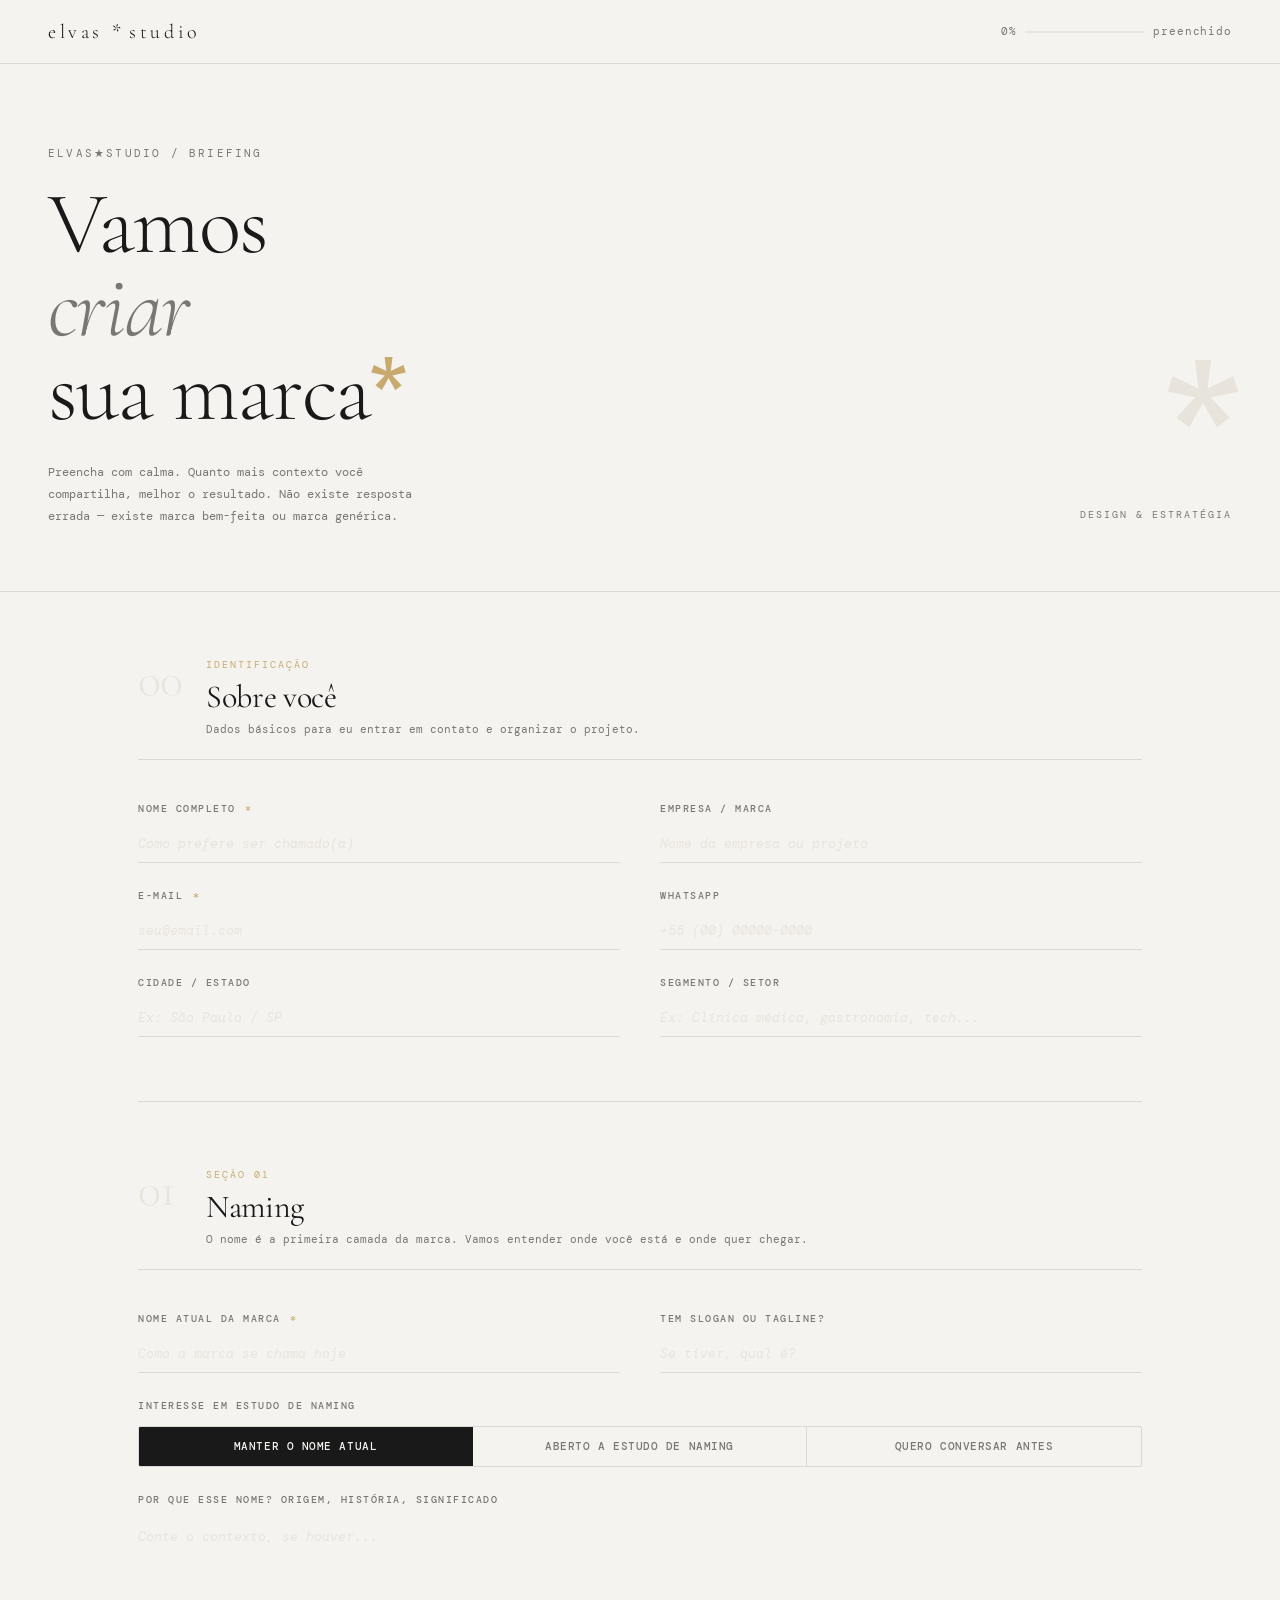
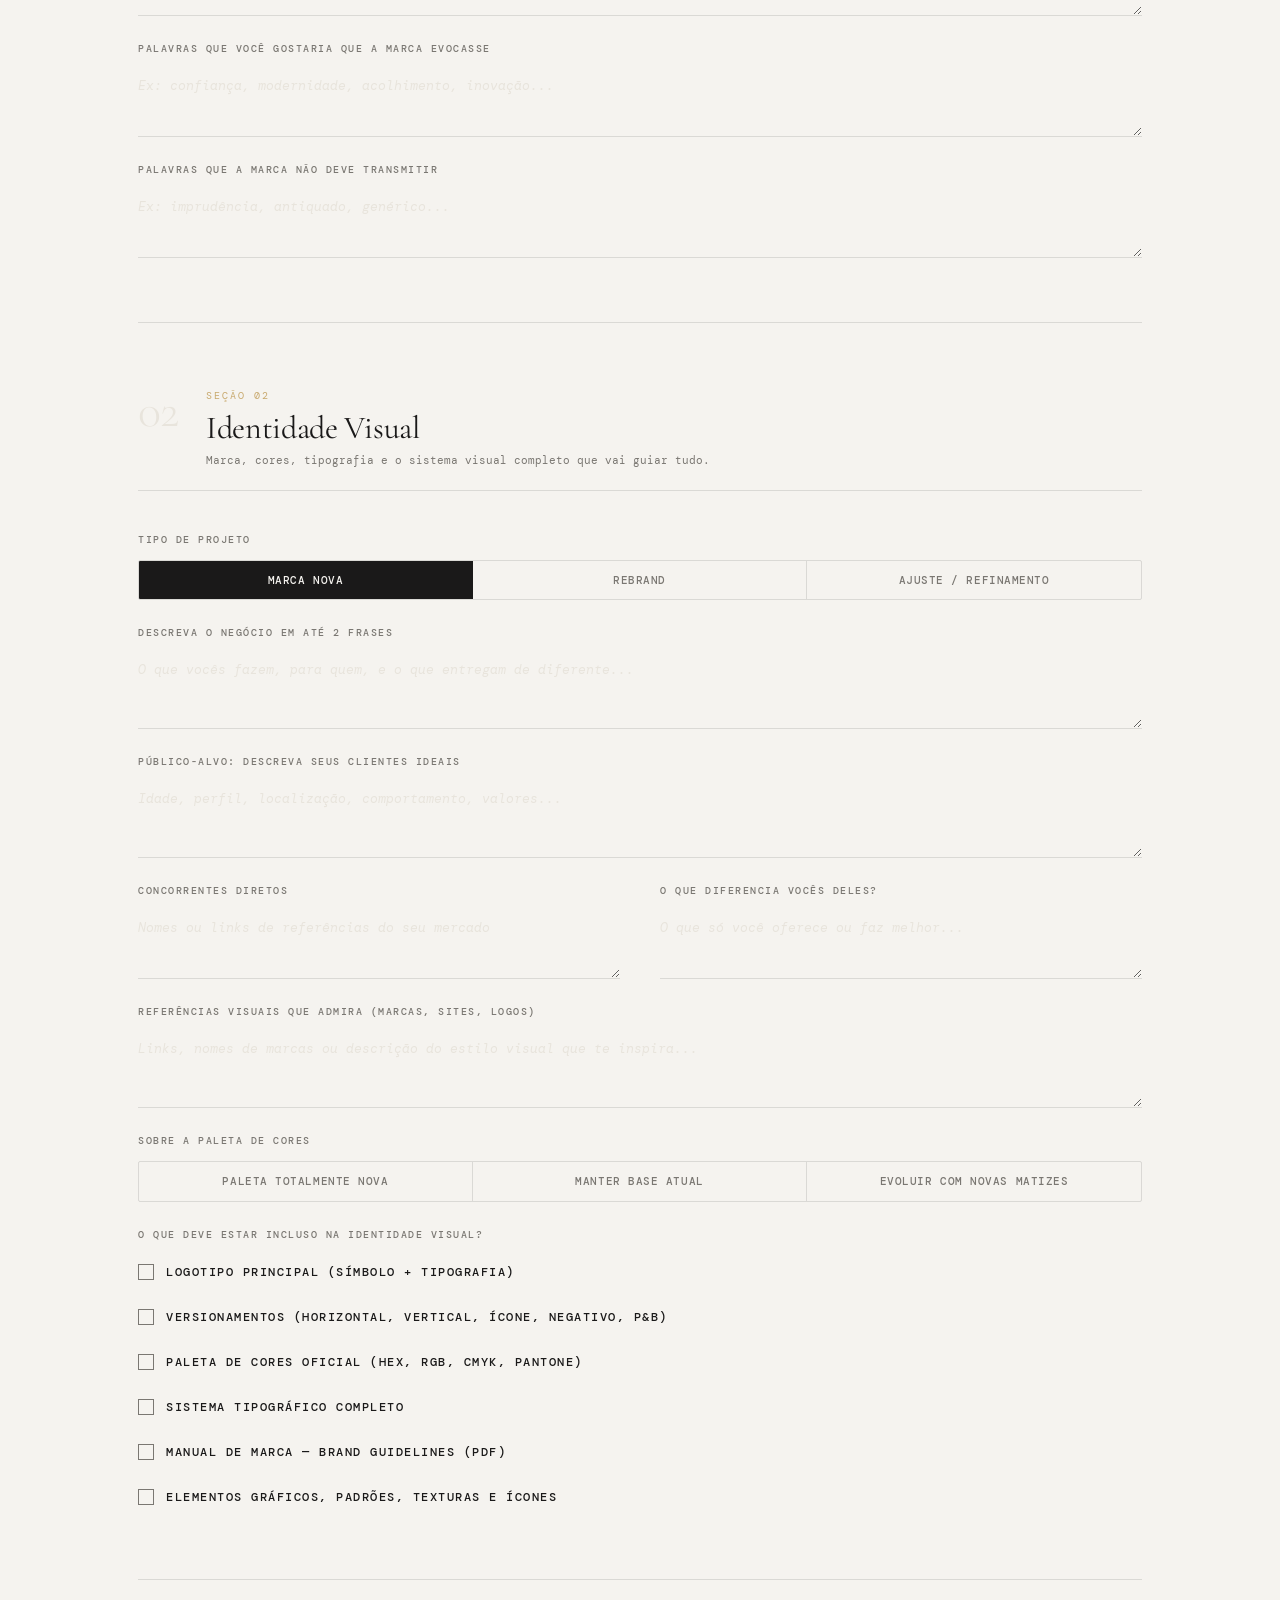
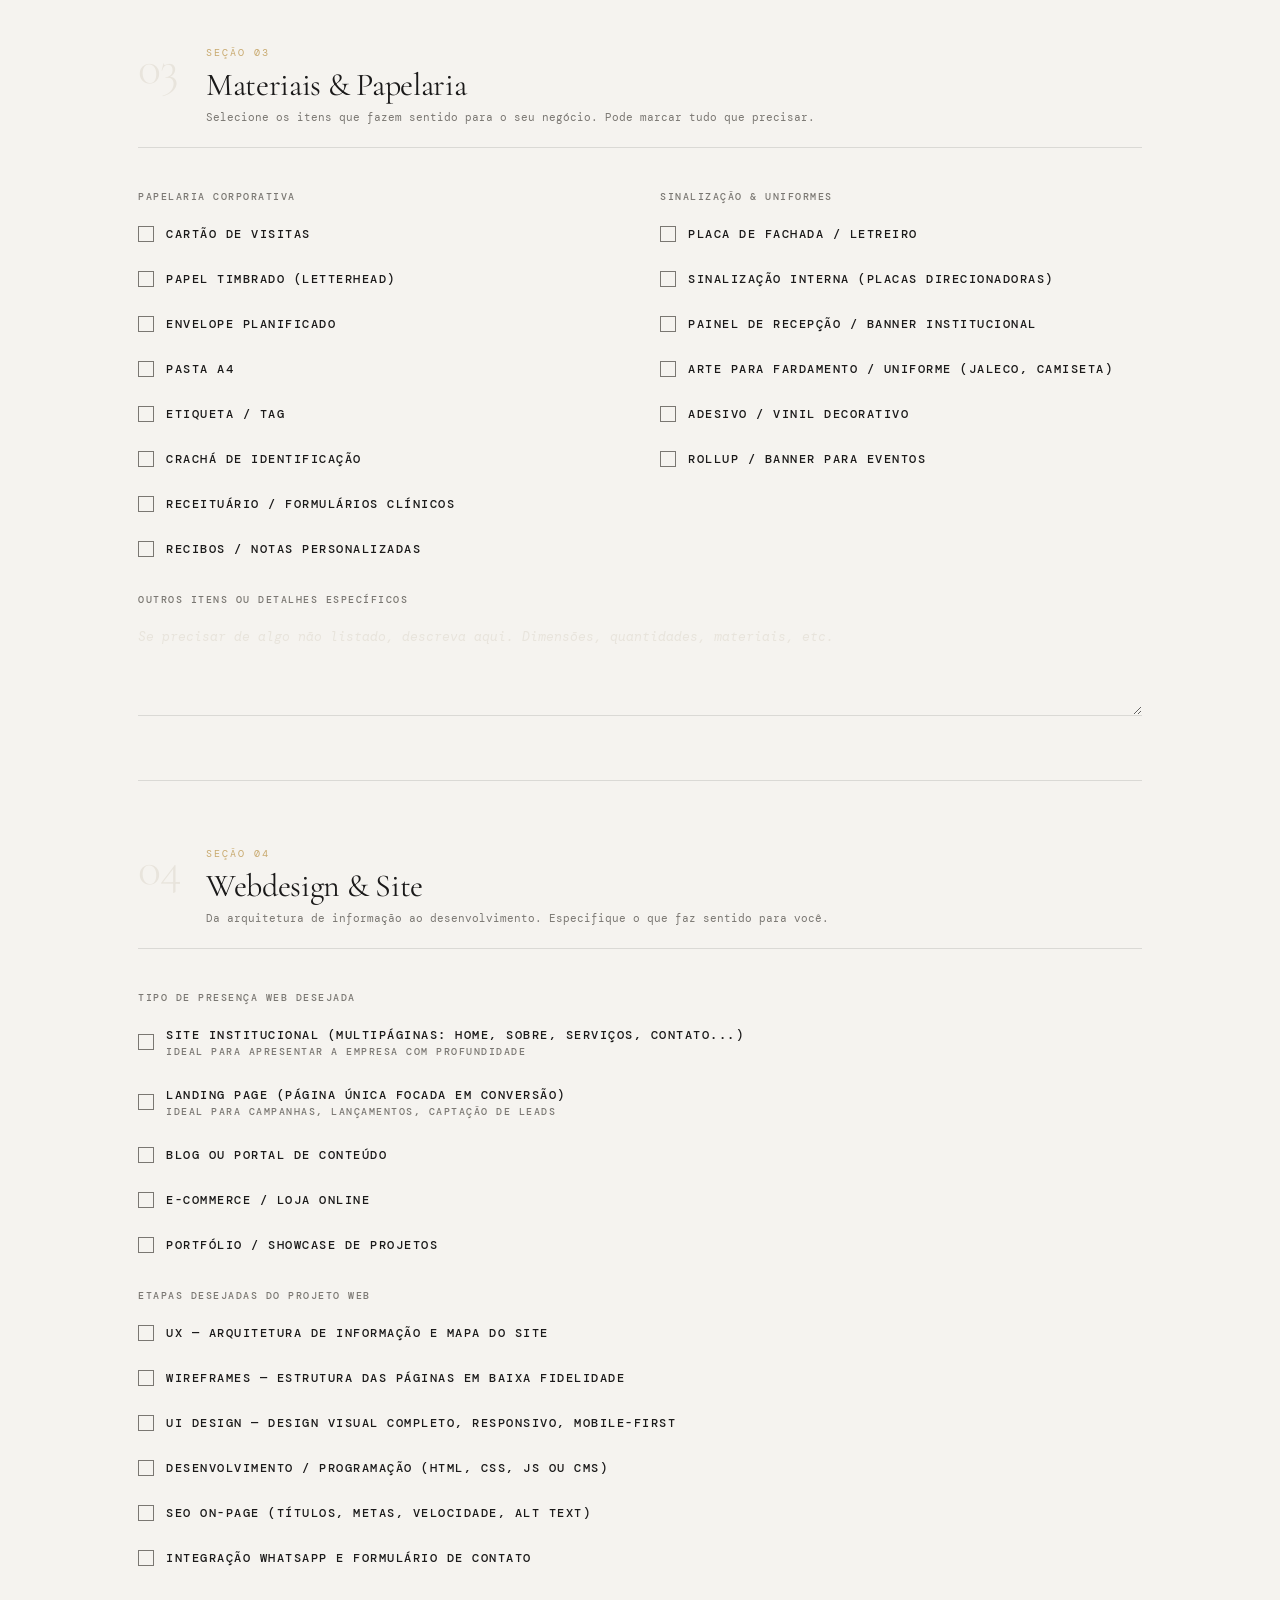
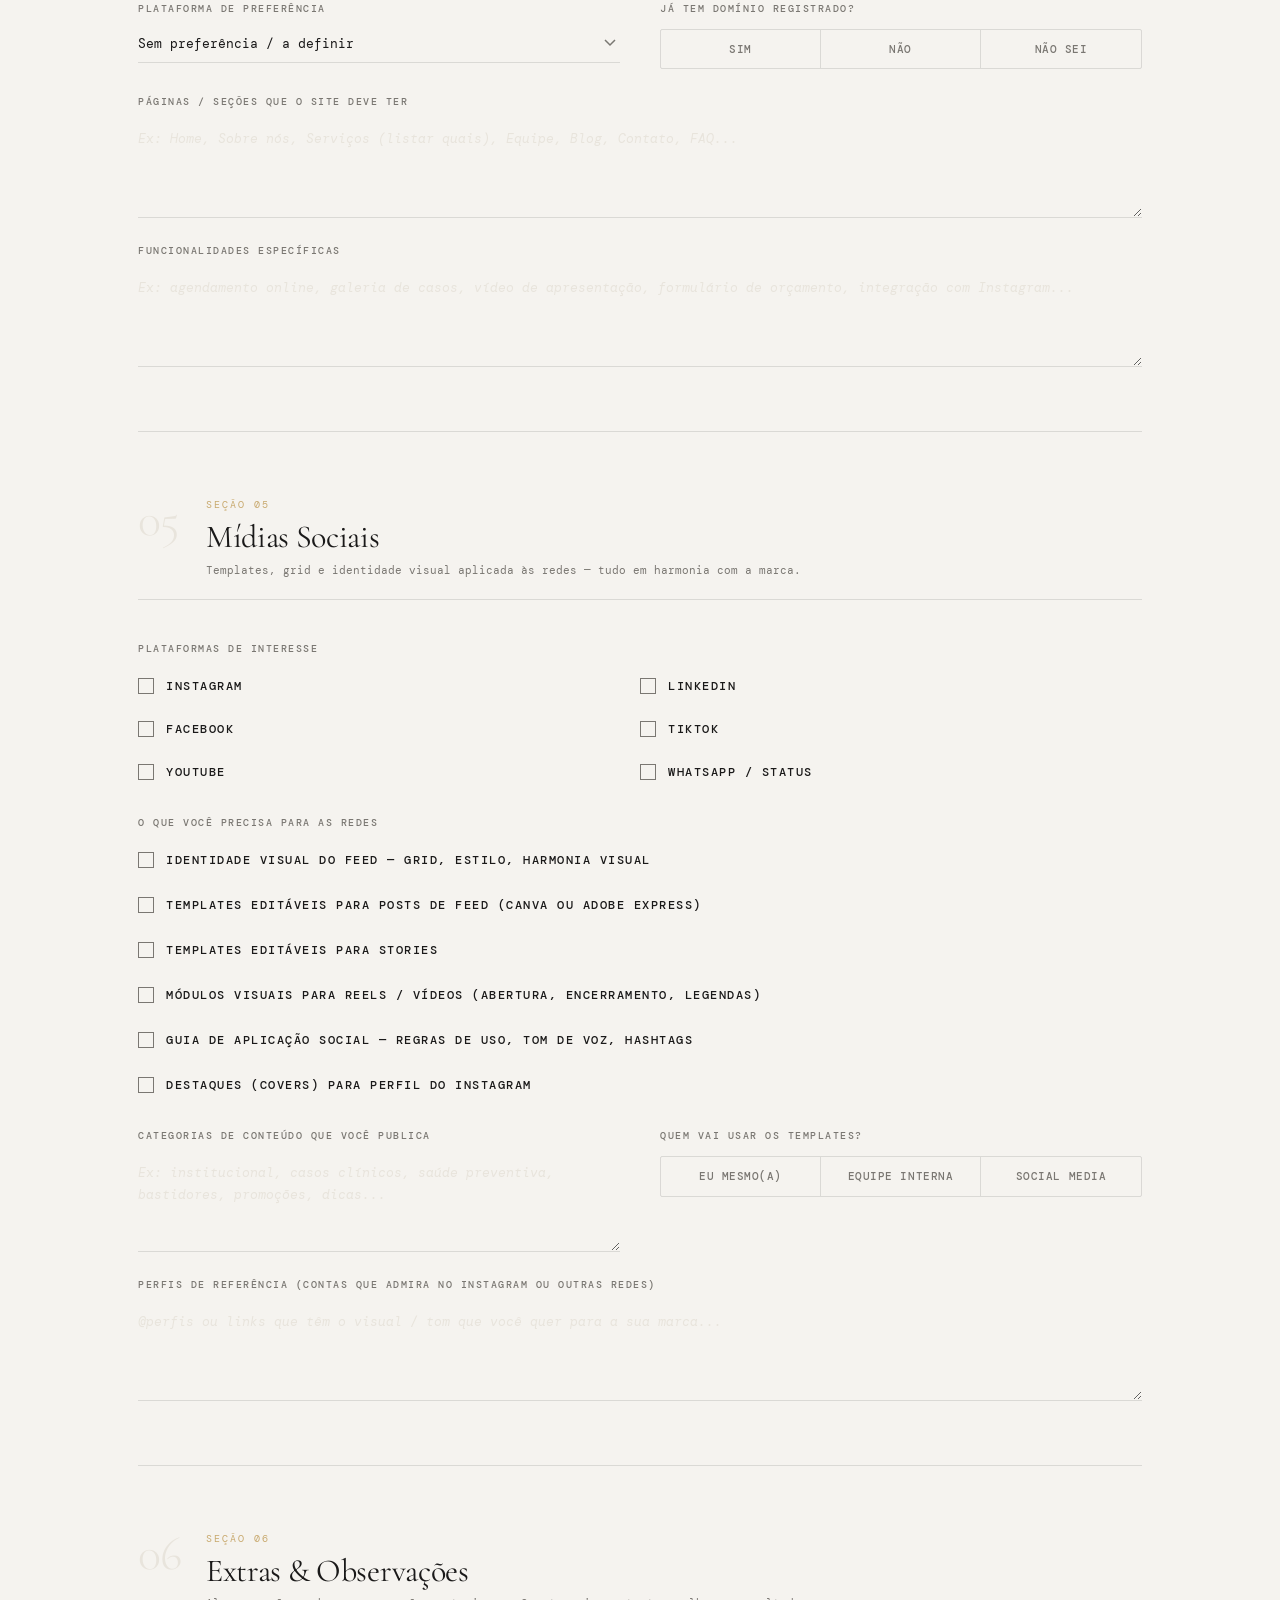
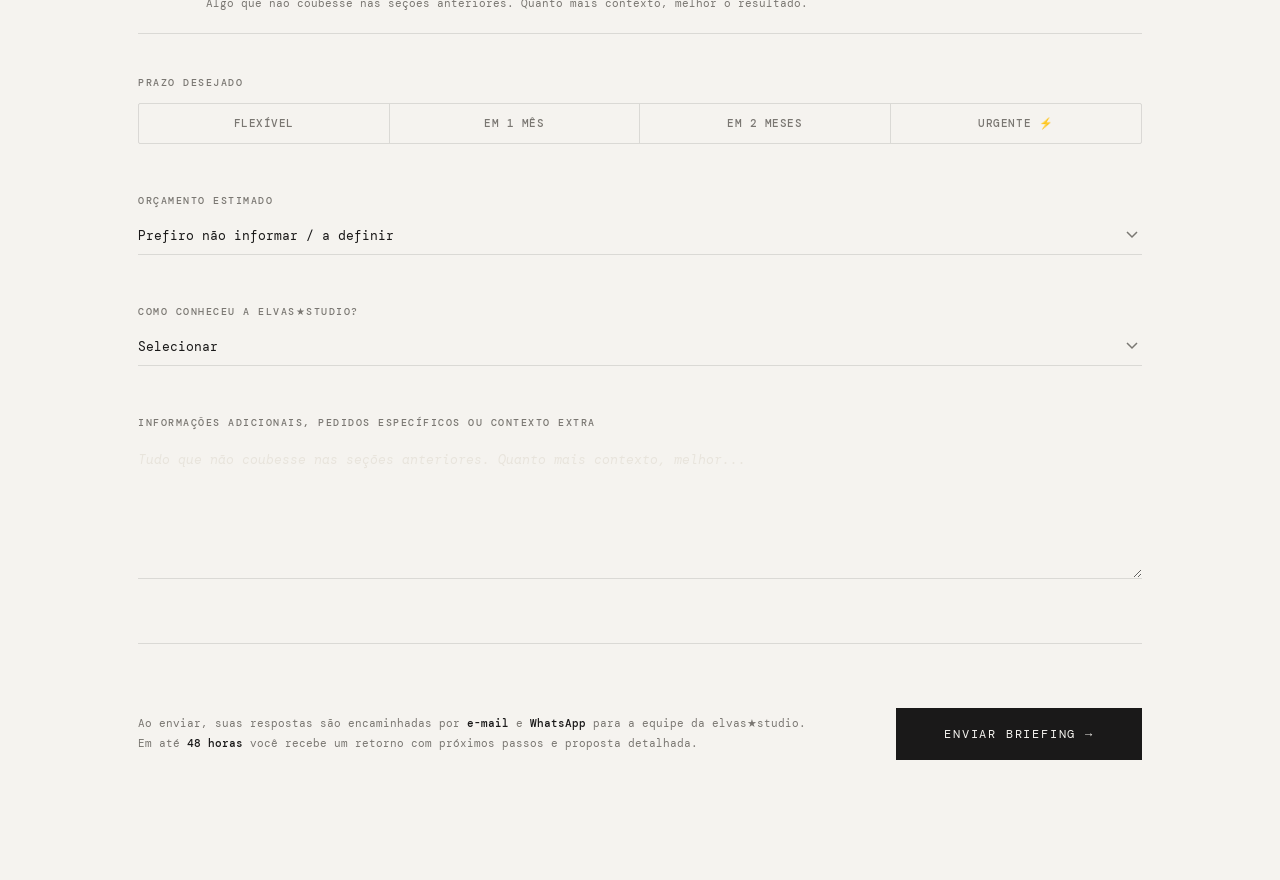
<file: briefing/index.html>
<!DOCTYPE html>
<html lang="pt-BR">
<head>
<meta charset="UTF-8">
<meta name="viewport" content="width=device-width, initial-scale=1.0">
<title>Briefing — elvas★studio</title>
<link rel="preconnect" href="https://fonts.googleapis.com">
<link href="https://fonts.googleapis.com/css2?family=Cormorant+Garamond:ital,wght@0,300;0,400;0,600;1,300;1,400&family=DM+Mono:wght@300;400;500&family=Bebas+Neue&display=swap" rel="stylesheet">

<style>
  :root {
    --black: #111010;
    --white: #F5F3EF;
    --ink: #1a1919;
    --gray: #7a7772;
    --light: #e8e4dc;
    --accent: #c8a96e;
    --line: rgba(26,25,25,0.12);
    --radius: 2px;
  }

  *, *::before, *::after { box-sizing: border-box; margin: 0; padding: 0; }

  html { scroll-behavior: smooth; }

  body {
    background: var(--white);
    color: var(--ink);
    font-family: 'DM Mono', monospace;
    font-size: 13px;
    line-height: 1.7;
    min-height: 100vh;
  }

  /* ── HEADER ────────────────────────────────── */
  .site-header {
    position: sticky;
    top: 0;
    z-index: 100;
    background: var(--white);
    border-bottom: 1px solid var(--line);
    padding: 0 48px;
    display: flex;
    align-items: center;
    justify-content: space-between;
    height: 64px;
  }

  .logo {
    display: flex;
    align-items: center;
    gap: 10px;
    text-decoration: none;
  }

  .logo-mark {
    font-family: 'Cormorant Garamond', serif;
    font-size: 20px;
    font-weight: 300;
    letter-spacing: 0.18em;
    color: var(--ink);
    line-height: 1;
    text-transform: lowercase;
  }

  .logo-mark span {
    color: var(--ink);
    font-size: 20px;
    font-weight: 400;
    letter-spacing: 0;
  }

  .logo-sub {
    font-family: 'DM Mono', monospace;
    font-size: 10px;
    color: var(--gray);
    letter-spacing: 0.15em;
    text-transform: uppercase;
    border-left: 1px solid var(--line);
    padding-left: 10px;
  }

  .header-progress {
    display: flex;
    align-items: center;
    gap: 8px;
    font-size: 11px;
    color: var(--gray);
    letter-spacing: 0.08em;
  }

  .progress-bar {
    width: 120px;
    height: 2px;
    background: var(--light);
    border-radius: 1px;
    overflow: hidden;
  }

  .progress-fill {
    height: 100%;
    background: var(--ink);
    width: 0%;
    transition: width 0.4s ease;
  }

  /* ── HERO ─────────────────────────────────── */
  .hero {
    padding: 80px 48px 64px;
    border-bottom: 1px solid var(--line);
    display: grid;
    grid-template-columns: 1fr 280px;
    gap: 48px;
    align-items: end;
  }

  .hero-eyebrow {
    font-family: 'DM Mono', monospace;
    font-size: 11px;
    letter-spacing: 0.2em;
    text-transform: uppercase;
    color: var(--gray);
    margin-bottom: 20px;
  }

  .hero-title {
    font-family: 'Cormorant Garamond', serif;
    font-size: clamp(48px, 7vw, 88px);
    font-weight: 300;
    line-height: 0.95;
    letter-spacing: -0.02em;
    color: var(--ink);
  }

  .hero-title em {
    font-style: italic;
    color: var(--gray);
  }

  .hero-title .asterisk {
    font-family: 'Bebas Neue', sans-serif;
    color: var(--accent);
    font-style: normal;
  }

  .hero-desc {
    font-size: 12px;
    color: var(--gray);
    line-height: 1.8;
    max-width: 380px;
    margin-top: 28px;
  }

  .hero-aside {
    text-align: right;
    padding-bottom: 4px;
  }

  .hero-aside .asterisk-large {
    font-family: 'Bebas Neue', sans-serif;
    font-size: 180px;
    color: var(--light);
    line-height: 1;
    letter-spacing: -0.05em;
    display: block;
    margin-bottom: -16px;
    user-select: none;
  }

  .hero-tag {
    font-size: 10px;
    letter-spacing: 0.2em;
    color: var(--gray);
    text-transform: uppercase;
  }

  /* ── FORM LAYOUT ──────────────────────────── */
  .form-wrapper {
    max-width: 1100px;
    margin: 0 auto;
    padding: 0 48px 120px;
  }

  /* ── SECTION ──────────────────────────────── */
  .form-section {
    padding: 64px 0 0;
    opacity: 0;
    transform: translateY(20px);
    transition: opacity 0.6s ease, transform 0.6s ease;
  }

  .form-section.visible {
    opacity: 1;
    transform: translateY(0);
  }

  .section-header {
    display: grid;
    grid-template-columns: 48px 1fr;
    gap: 20px;
    align-items: start;
    margin-bottom: 40px;
    padding-bottom: 20px;
    border-bottom: 1px solid var(--line);
  }

  .section-number {
    font-family: 'Cormorant Garamond', serif;
    font-size: 48px;
    font-weight: 300;
    color: var(--light);
    line-height: 1;
    letter-spacing: -0.03em;
  }

  .section-meta {}

  .section-label {
    font-size: 10px;
    letter-spacing: 0.2em;
    text-transform: uppercase;
    color: var(--accent);
    margin-bottom: 6px;
  }

  .section-title {
    font-family: 'Cormorant Garamond', serif;
    font-size: 32px;
    font-weight: 400;
    letter-spacing: -0.01em;
    color: var(--ink);
    line-height: 1.1;
  }

  .section-desc {
    font-size: 11px;
    color: var(--gray);
    margin-top: 6px;
    line-height: 1.7;
  }

  /* ── FIELDS ───────────────────────────────── */
  .fields-grid {
    display: grid;
    grid-template-columns: 1fr 1fr;
    gap: 24px 40px;
  }

  .fields-grid.single { grid-template-columns: 1fr; }
  .fields-grid.triple { grid-template-columns: 1fr 1fr 1fr; }

  .field-group {
    display: flex;
    flex-direction: column;
    gap: 8px;
  }

  .field-group.full { grid-column: 1 / -1; }

  label {
    font-size: 10px;
    letter-spacing: 0.15em;
    text-transform: uppercase;
    color: var(--gray);
    font-weight: 500;
  }

  label .req {
    color: var(--accent);
    margin-left: 2px;
  }

  input[type="text"],
  input[type="email"],
  input[type="tel"],
  select,
  textarea {
    width: 100%;
    background: transparent;
    border: none;
    border-bottom: 1px solid var(--line);
    border-radius: 0;
    padding: 10px 0;
    font-family: 'DM Mono', monospace;
    font-size: 13px;
    color: var(--ink);
    outline: none;
    transition: border-color 0.2s;
    -webkit-appearance: none;
  }

  input:focus, select:focus, textarea:focus {
    border-bottom-color: var(--ink);
  }

  input::placeholder, textarea::placeholder {
    color: var(--light);
    font-style: italic;
  }

  select {
    cursor: pointer;
    background-image: url("data:image/svg+xml,%3Csvg xmlns='http://www.w3.org/2000/svg' width='12' height='8' viewBox='0 0 12 8'%3E%3Cpath d='M1 1l5 5 5-5' stroke='%237a7772' stroke-width='1.5' fill='none'/%3E%3C/svg%3E");
    background-repeat: no-repeat;
    background-position: right 4px center;
    padding-right: 24px;
  }

  select option { background: var(--white); }

  textarea {
    resize: vertical;
    min-height: 100px;
    line-height: 1.7;
  }

  /* ── CHECKBOX GROUP ───────────────────────── */
  .check-group {
    display: flex;
    flex-direction: column;
    gap: 10px;
    margin-top: 4px;
  }

  .check-item {
    display: flex;
    align-items: center;
    gap: 12px;
    cursor: pointer;
    padding: 8px 0;
    border-bottom: 1px solid transparent;
    transition: border-color 0.2s;
  }

  .check-item:hover {
    border-bottom-color: var(--line);
  }

  .check-item input[type="checkbox"] {
    display: none;
  }

  .check-box {
    width: 16px;
    height: 16px;
    border: 1px solid var(--gray);
    flex-shrink: 0;
    position: relative;
    transition: border-color 0.2s, background 0.2s;
  }

  .check-item input:checked + .check-box {
    background: var(--ink);
    border-color: var(--ink);
  }

  .check-item input:checked + .check-box::after {
    content: '';
    position: absolute;
    top: 3px; left: 3px;
    width: 8px; height: 8px;
    background: var(--white);
    clip-path: polygon(14% 44%, 0 65%, 50% 100%, 100% 16%, 80% 0%, 43% 62%);
  }

  .check-label {
    font-size: 12px;
    color: var(--ink);
    line-height: 1.5;
  }

  .check-sub {
    font-size: 10px;
    color: var(--gray);
    display: block;
  }

  /* ── RADIO GROUP ──────────────────────────── */
  .radio-group {
    display: flex;
    gap: 0;
    border: 1px solid var(--line);
    border-radius: var(--radius);
    overflow: hidden;
    margin-top: 4px;
  }

  .radio-item {
    flex: 1;
    position: relative;
  }

  .radio-item input[type="radio"] {
    display: none;
  }

  .radio-label {
    display: block;
    text-align: center;
    padding: 10px 8px;
    font-size: 11px;
    letter-spacing: 0.05em;
    cursor: pointer;
    border-right: 1px solid var(--line);
    transition: background 0.2s, color 0.2s;
    color: var(--gray);
  }

  .radio-item:last-child .radio-label {
    border-right: none;
  }

  .radio-item input:checked + .radio-label {
    background: var(--ink);
    color: var(--white);
  }

  /* ── DIVIDER ──────────────────────────────── */
  .section-divider {
    height: 1px;
    background: var(--line);
    margin: 64px 0 0;
  }

  /* ── SUBMIT AREA ──────────────────────────── */
  .submit-area {
    padding: 64px 0 0;
    display: grid;
    grid-template-columns: 1fr auto;
    gap: 40px;
    align-items: center;
  }

  .submit-note {
    font-size: 11px;
    color: var(--gray);
    line-height: 1.8;
  }

  .submit-note strong {
    color: var(--ink);
    font-weight: 500;
  }

  .btn-submit {
    background: var(--ink);
    color: var(--white);
    border: none;
    font-family: 'DM Mono', monospace;
    font-size: 12px;
    letter-spacing: 0.15em;
    text-transform: uppercase;
    padding: 18px 48px;
    cursor: pointer;
    position: relative;
    overflow: hidden;
    transition: background 0.2s;
    white-space: nowrap;
  }

  .btn-submit:hover {
    background: var(--accent);
    color: var(--ink);
  }

  .btn-submit:disabled {
    opacity: 0.5;
    cursor: not-allowed;
  }

  /* ── SUCCESS ──────────────────────────────── */
  .success-overlay {
    display: none;
    position: fixed;
    inset: 0;
    background: var(--white);
    z-index: 999;
    flex-direction: column;
    align-items: center;
    justify-content: center;
    text-align: center;
    gap: 24px;
  }

  .success-overlay.show {
    display: flex;
    animation: fadeIn 0.4s ease;
  }

  @keyframes fadeIn { from { opacity: 0; } to { opacity: 1; } }

  .success-mark {
    font-family: 'Bebas Neue', sans-serif;
    font-size: 120px;
    color: var(--accent);
    line-height: 1;
  }

  .success-title {
    font-family: 'Cormorant Garamond', serif;
    font-size: 48px;
    font-weight: 300;
    color: var(--ink);
  }

  .success-sub {
    font-size: 12px;
    color: var(--gray);
    max-width: 380px;
    line-height: 1.8;
  }

  /* ── ERROR MSG ────────────────────────────── */
  .form-error {
    display: none;
    background: #fff0f0;
    border: 1px solid #ffcccc;
    color: #c00;
    padding: 12px 16px;
    font-size: 12px;
    margin-top: 16px;
    border-radius: var(--radius);
  }

  /* ── MOBILE ───────────────────────────────── */
  @media (max-width: 768px) {
    .site-header { padding: 0 20px; }
    .hero { padding: 48px 20px 40px; grid-template-columns: 1fr; }
    .hero-aside { display: none; }
    .form-wrapper { padding: 0 20px 80px; }
    .fields-grid, .fields-grid.triple { grid-template-columns: 1fr; }
    .submit-area { grid-template-columns: 1fr; }
    .btn-submit { width: 100%; }
    .radio-group { flex-wrap: wrap; }
  }
</style>
</head>
<body>

<!-- HEADER -->
<header class="site-header">
  <a href="#" class="logo">
    <span class="logo-mark">elvas <span>*</span> studio</span>
  </a>
  <div class="header-progress">
    <span class="progress-pct">0%</span>
    <div class="progress-bar"><div class="progress-fill" id="progressFill"></div></div>
    <span>preenchido</span>
  </div>
</header>

<!-- HERO -->
<section class="hero">
  <div>
    <p class="hero-eyebrow">elvas★studio / briefing</p>
    <h1 class="hero-title">
      Vamos<br>
      <em>criar</em><br>
      sua marca<span class="asterisk">*</span>
    </h1>
    <p class="hero-desc">
      Preencha com calma. Quanto mais contexto você compartilha,
      melhor o resultado. Não existe resposta errada — existe
      marca bem-feita ou marca genérica.
    </p>
  </div>
  <div class="hero-aside">
    <span class="asterisk-large">*</span>
    <p class="hero-tag">Design &amp; Estratégia</p>
  </div>
</section>

<!-- FORM -->
<div class="form-wrapper">
<form id="briefingForm" novalidate>

  <!-- 00. CONTATO -->
  <div class="form-section visible" data-section="0">
    <div class="section-header">
      <div class="section-number">00</div>
      <div class="section-meta">
        <p class="section-label">Identificação</p>
        <h2 class="section-title">Sobre você</h2>
        <p class="section-desc">Dados básicos para eu entrar em contato e organizar o projeto.</p>
      </div>
    </div>
    <div class="fields-grid">
      <div class="field-group">
        <label>Nome completo <span class="req">*</span></label>
        <input type="text" name="nome" placeholder="Como prefere ser chamado(a)" required>
      </div>
      <div class="field-group">
        <label>Empresa / Marca</label>
        <input type="text" name="empresa" placeholder="Nome da empresa ou projeto">
      </div>
      <div class="field-group">
        <label>E-mail <span class="req">*</span></label>
        <input type="email" name="email" placeholder="seu@email.com" required>
      </div>
      <div class="field-group">
        <label>WhatsApp</label>
        <input type="tel" name="whatsapp" placeholder="+55 (00) 00000-0000">
      </div>
      <div class="field-group">
        <label>Cidade / Estado</label>
        <input type="text" name="cidade" placeholder="Ex: São Paulo / SP">
      </div>
      <div class="field-group">
        <label>Segmento / Setor</label>
        <input type="text" name="segmento" placeholder="Ex: Clínica médica, gastronomia, tech...">
      </div>
    </div>
  </div>

  <div class="section-divider"></div>

  <!-- 01. NAMING -->
  <div class="form-section" data-section="1">
    <div class="section-header">
      <div class="section-number">01</div>
      <div class="section-meta">
        <p class="section-label">Seção 01</p>
        <h2 class="section-title">Naming</h2>
        <p class="section-desc">O nome é a primeira camada da marca. Vamos entender onde você está e onde quer chegar.</p>
      </div>
    </div>
    <div class="fields-grid">
      <div class="field-group">
        <label>Nome atual da marca <span class="req">*</span></label>
        <input type="text" name="nome_marca" placeholder="Como a marca se chama hoje" required>
      </div>
      <div class="field-group">
        <label>Tem slogan ou tagline?</label>
        <input type="text" name="slogan" placeholder="Se tiver, qual é?">
      </div>
      <div class="field-group full">
        <label>Interesse em estudo de Naming</label>
        <div class="radio-group">
          <div class="radio-item">
            <input type="radio" name="naming" id="naming_nao" value="Não — manter o nome atual" checked>
            <label class="radio-label" for="naming_nao">Manter o nome atual</label>
          </div>
          <div class="radio-item">
            <input type="radio" name="naming" id="naming_sim" value="Sim — aberto a estudo de naming">
            <label class="radio-label" for="naming_sim">Aberto a estudo de naming</label>
          </div>
          <div class="radio-item">
            <input type="radio" name="naming" id="naming_talvez" value="Talvez — quero conversar antes">
            <label class="radio-label" for="naming_talvez">Quero conversar antes</label>
          </div>
        </div>
      </div>
      <div class="field-group full">
        <label>Por que esse nome? Origem, história, significado</label>
        <textarea name="origem_nome" placeholder="Conte o contexto, se houver..."></textarea>
      </div>
      <div class="field-group full">
        <label>Palavras que você gostaria que a marca evocasse</label>
        <textarea name="palavras_marca" placeholder="Ex: confiança, modernidade, acolhimento, inovação..." style="min-height:72px"></textarea>
      </div>
      <div class="field-group full">
        <label>Palavras que a marca NÃO deve transmitir</label>
        <textarea name="nao_transmitir" placeholder="Ex: imprudência, antiquado, genérico..." style="min-height:72px"></textarea>
      </div>
    </div>
  </div>

  <div class="section-divider"></div>

  <!-- 02. IDENTIDADE VISUAL -->
  <div class="form-section" data-section="2">
    <div class="section-header">
      <div class="section-number">02</div>
      <div class="section-meta">
        <p class="section-label">Seção 02</p>
        <h2 class="section-title">Identidade Visual</h2>
        <p class="section-desc">Marca, cores, tipografia e o sistema visual completo que vai guiar tudo.</p>
      </div>
    </div>
    <div class="fields-grid">
      <div class="field-group full">
        <label>Tipo de projeto</label>
        <div class="radio-group">
          <div class="radio-item">
            <input type="radio" name="tipo_projeto" id="proj_novo" value="Marca nova" checked>
            <label class="radio-label" for="proj_novo">Marca nova</label>
          </div>
          <div class="radio-item">
            <input type="radio" name="tipo_projeto" id="proj_rebrand" value="Rebrand (modernizar a atual)">
            <label class="radio-label" for="proj_rebrand">Rebrand</label>
          </div>
          <div class="radio-item">
            <input type="radio" name="tipo_projeto" id="proj_ajuste" value="Ajuste / refinamento">
            <label class="radio-label" for="proj_ajuste">Ajuste / refinamento</label>
          </div>
        </div>
      </div>
      <div class="field-group full">
        <label>Descreva o negócio em até 2 frases</label>
        <textarea name="descricao_negocio" placeholder="O que vocês fazem, para quem, e o que entregam de diferente..." style="min-height:80px"></textarea>
      </div>
      <div class="field-group full">
        <label>Público-alvo: descreva seus clientes ideais</label>
        <textarea name="publico" placeholder="Idade, perfil, localização, comportamento, valores..." style="min-height:80px"></textarea>
      </div>
      <div class="field-group">
        <label>Concorrentes diretos</label>
        <textarea name="concorrentes" placeholder="Nomes ou links de referências do seu mercado" style="min-height:72px"></textarea>
      </div>
      <div class="field-group">
        <label>O que diferencia vocês deles?</label>
        <textarea name="diferencial" placeholder="O que só você oferece ou faz melhor..." style="min-height:72px"></textarea>
      </div>
      <div class="field-group full">
        <label>Referências visuais que admira (marcas, sites, logos)</label>
        <textarea name="referencias" placeholder="Links, nomes de marcas ou descrição do estilo visual que te inspira..." style="min-height:80px"></textarea>
      </div>
      <div class="field-group full">
        <label>Sobre a paleta de cores</label>
        <div class="radio-group">
          <div class="radio-item">
            <input type="radio" name="paleta" id="pal_nova" value="Paleta totalmente nova">
            <label class="radio-label" for="pal_nova">Paleta totalmente nova</label>
          </div>
          <div class="radio-item">
            <input type="radio" name="paleta" id="pal_manter" value="Manter cores atuais como base">
            <label class="radio-label" for="pal_manter">Manter base atual</label>
          </div>
          <div class="radio-item">
            <input type="radio" name="paleta" id="pal_evoluir" value="Evoluir a paleta atual com novas matizes">
            <label class="radio-label" for="pal_evoluir">Evoluir com novas matizes</label>
          </div>
        </div>
      </div>
      <div class="field-group full">
        <label>O que deve estar incluso na identidade visual?</label>
        <div class="check-group">
          <label class="check-item">
            <input type="checkbox" name="iv[]" value="Logotipo principal">
            <span class="check-box"></span>
            <span class="check-label">Logotipo principal (símbolo + tipografia)</span>
          </label>
          <label class="check-item">
            <input type="checkbox" name="iv[]" value="Versionamentos do logo">
            <span class="check-box"></span>
            <span class="check-label">Versionamentos (horizontal, vertical, ícone, negativo, P&B)</span>
          </label>
          <label class="check-item">
            <input type="checkbox" name="iv[]" value="Paleta de cores oficial">
            <span class="check-box"></span>
            <span class="check-label">Paleta de cores oficial (HEX, RGB, CMYK, Pantone)</span>
          </label>
          <label class="check-item">
            <input type="checkbox" name="iv[]" value="Sistema tipográfico">
            <span class="check-box"></span>
            <span class="check-label">Sistema tipográfico completo</span>
          </label>
          <label class="check-item">
            <input type="checkbox" name="iv[]" value="Manual de marca (Brand Guidelines)">
            <span class="check-box"></span>
            <span class="check-label">Manual de marca — Brand Guidelines (PDF)</span>
          </label>
          <label class="check-item">
            <input type="checkbox" name="iv[]" value="Elementos gráficos / padrões visuais">
            <span class="check-box"></span>
            <span class="check-label">Elementos gráficos, padrões, texturas e ícones</span>
          </label>
        </div>
      </div>
    </div>
  </div>

  <div class="section-divider"></div>

  <!-- 03. PAPELARIA -->
  <div class="form-section" data-section="3">
    <div class="section-header">
      <div class="section-number">03</div>
      <div class="section-meta">
        <p class="section-label">Seção 03</p>
        <h2 class="section-title">Materiais &amp; Papelaria</h2>
        <p class="section-desc">Selecione os itens que fazem sentido para o seu negócio. Pode marcar tudo que precisar.</p>
      </div>
    </div>
    <div class="fields-grid">
      <div class="field-group">
        <label>Papelaria corporativa</label>
        <div class="check-group">
          <label class="check-item">
            <input type="checkbox" name="pap[]" value="Cartão de visitas">
            <span class="check-box"></span>
            <span class="check-label">Cartão de visitas</span>
          </label>
          <label class="check-item">
            <input type="checkbox" name="pap[]" value="Papel timbrado (letterhead)">
            <span class="check-box"></span>
            <span class="check-label">Papel timbrado (letterhead)</span>
          </label>
          <label class="check-item">
            <input type="checkbox" name="pap[]" value="Envelope planificado">
            <span class="check-box"></span>
            <span class="check-label">Envelope planificado</span>
          </label>
          <label class="check-item">
            <input type="checkbox" name="pap[]" value="Pasta A4">
            <span class="check-box"></span>
            <span class="check-label">Pasta A4</span>
          </label>
          <label class="check-item">
            <input type="checkbox" name="pap[]" value="Etiqueta / tag">
            <span class="check-box"></span>
            <span class="check-label">Etiqueta / tag</span>
          </label>
          <label class="check-item">
            <input type="checkbox" name="pap[]" value="Crachá de identificação">
            <span class="check-box"></span>
            <span class="check-label">Crachá de identificação</span>
          </label>
          <label class="check-item">
            <input type="checkbox" name="pap[]" value="Receituário / formulários clínicos">
            <span class="check-box"></span>
            <span class="check-label">Receituário / formulários clínicos</span>
          </label>
          <label class="check-item">
            <input type="checkbox" name="pap[]" value="Recibos / notas personalizadas">
            <span class="check-box"></span>
            <span class="check-label">Recibos / notas personalizadas</span>
          </label>
        </div>
      </div>
      <div class="field-group">
        <label>Sinalização &amp; uniformes</label>
        <div class="check-group">
          <label class="check-item">
            <input type="checkbox" name="pap[]" value="Placa de fachada / letreiro">
            <span class="check-box"></span>
            <span class="check-label">Placa de fachada / letreiro</span>
          </label>
          <label class="check-item">
            <input type="checkbox" name="pap[]" value="Sinalização interna (placas direcionadoras)">
            <span class="check-box"></span>
            <span class="check-label">Sinalização interna (placas direcionadoras)</span>
          </label>
          <label class="check-item">
            <input type="checkbox" name="pap[]" value="Painel de recepção / banner institucional">
            <span class="check-box"></span>
            <span class="check-label">Painel de recepção / banner institucional</span>
          </label>
          <label class="check-item">
            <input type="checkbox" name="pap[]" value="Arte para fardamento / uniforme">
            <span class="check-box"></span>
            <span class="check-label">Arte para fardamento / uniforme (jaleco, camiseta)</span>
          </label>
          <label class="check-item">
            <input type="checkbox" name="pap[]" value="Adesivo / vinil">
            <span class="check-box"></span>
            <span class="check-label">Adesivo / vinil decorativo</span>
          </label>
          <label class="check-item">
            <input type="checkbox" name="pap[]" value="Rollup / banner">
            <span class="check-box"></span>
            <span class="check-label">Rollup / banner para eventos</span>
          </label>
        </div>
      </div>
      <div class="field-group full">
        <label>Outros itens ou detalhes específicos</label>
        <textarea name="papelaria_outros" placeholder="Se precisar de algo não listado, descreva aqui. Dimensões, quantidades, materiais, etc."></textarea>
      </div>
    </div>
  </div>

  <div class="section-divider"></div>

  <!-- 04. WEBDESIGN -->
  <div class="form-section" data-section="4">
    <div class="section-header">
      <div class="section-number">04</div>
      <div class="section-meta">
        <p class="section-label">Seção 04</p>
        <h2 class="section-title">Webdesign &amp; Site</h2>
        <p class="section-desc">Da arquitetura de informação ao desenvolvimento. Especifique o que faz sentido para você.</p>
      </div>
    </div>
    <div class="fields-grid">
      <div class="field-group full">
        <label>Tipo de presença web desejada</label>
        <div class="check-group">
          <label class="check-item">
            <input type="checkbox" name="web[]" value="Site institucional (multipáginas)">
            <span class="check-box"></span>
            <span class="check-label">Site institucional (multipáginas: Home, Sobre, Serviços, Contato...)
              <span class="check-sub">Ideal para apresentar a empresa com profundidade</span>
            </span>
          </label>
          <label class="check-item">
            <input type="checkbox" name="web[]" value="Landing page (página única de conversão)">
            <span class="check-box"></span>
            <span class="check-label">Landing page (página única focada em conversão)
              <span class="check-sub">Ideal para campanhas, lançamentos, captação de leads</span>
            </span>
          </label>
          <label class="check-item">
            <input type="checkbox" name="web[]" value="Blog ou portal de conteúdo">
            <span class="check-box"></span>
            <span class="check-label">Blog ou portal de conteúdo</span>
          </label>
          <label class="check-item">
            <input type="checkbox" name="web[]" value="E-commerce / loja online">
            <span class="check-box"></span>
            <span class="check-label">E-commerce / loja online</span>
          </label>
          <label class="check-item">
            <input type="checkbox" name="web[]" value="Portfólio / showcase">
            <span class="check-box"></span>
            <span class="check-label">Portfólio / showcase de projetos</span>
          </label>
        </div>
      </div>
      <div class="field-group full">
        <label>Etapas desejadas do projeto web</label>
        <div class="check-group">
          <label class="check-item">
            <input type="checkbox" name="web_etapas[]" value="UX e arquitetura de informação">
            <span class="check-box"></span>
            <span class="check-label">UX — arquitetura de informação e mapa do site</span>
          </label>
          <label class="check-item">
            <input type="checkbox" name="web_etapas[]" value="Wireframes (estrutura em baixa fidelidade)">
            <span class="check-box"></span>
            <span class="check-label">Wireframes — estrutura das páginas em baixa fidelidade</span>
          </label>
          <label class="check-item">
            <input type="checkbox" name="web_etapas[]" value="UI Design (design visual completo)">
            <span class="check-box"></span>
            <span class="check-label">UI Design — design visual completo, responsivo, mobile-first</span>
          </label>
          <label class="check-item">
            <input type="checkbox" name="web_etapas[]" value="Desenvolvimento / programação">
            <span class="check-box"></span>
            <span class="check-label">Desenvolvimento / programação (HTML, CSS, JS ou CMS)</span>
          </label>
          <label class="check-item">
            <input type="checkbox" name="web_etapas[]" value="SEO on-page básico">
            <span class="check-box"></span>
            <span class="check-label">SEO on-page (títulos, metas, velocidade, alt text)</span>
          </label>
          <label class="check-item">
            <input type="checkbox" name="web_etapas[]" value="Integração WhatsApp / formulário de contato">
            <span class="check-box"></span>
            <span class="check-label">Integração WhatsApp e formulário de contato</span>
          </label>
        </div>
      </div>
      <div class="field-group">
        <label>Plataforma de preferência</label>
        <select name="plataforma">
          <option value="">Sem preferência / a definir</option>
          <option value="WordPress">WordPress</option>
          <option value="Webflow">Webflow</option>
          <option value="HTML/CSS/JS puro">HTML / CSS / JS puro</option>
          <option value="Shopify">Shopify</option>
          <option value="Wix / Squarespace">Wix / Squarespace</option>
          <option value="Outro">Outro (especificar nos comentários)</option>
        </select>
      </div>
      <div class="field-group">
        <label>Já tem domínio registrado?</label>
        <div class="radio-group" style="margin-top:4px">
          <div class="radio-item">
            <input type="radio" name="dominio" id="dom_sim" value="Sim">
            <label class="radio-label" for="dom_sim">Sim</label>
          </div>
          <div class="radio-item">
            <input type="radio" name="dominio" id="dom_nao" value="Não">
            <label class="radio-label" for="dom_nao">Não</label>
          </div>
          <div class="radio-item">
            <input type="radio" name="dominio" id="dom_nao_sei" value="Não sei">
            <label class="radio-label" for="dom_nao_sei">Não sei</label>
          </div>
        </div>
      </div>
      <div class="field-group full">
        <label>Páginas / seções que o site deve ter</label>
        <textarea name="paginas_site" placeholder="Ex: Home, Sobre nós, Serviços (listar quais), Equipe, Blog, Contato, FAQ..."></textarea>
      </div>
      <div class="field-group full">
        <label>Funcionalidades específicas</label>
        <textarea name="funcionalidades" placeholder="Ex: agendamento online, galeria de casos, vídeo de apresentação, formulário de orçamento, integração com Instagram..."></textarea>
      </div>
    </div>
  </div>

  <div class="section-divider"></div>

  <!-- 05. MÍDIAS SOCIAIS -->
  <div class="form-section" data-section="5">
    <div class="section-header">
      <div class="section-number">05</div>
      <div class="section-meta">
        <p class="section-label">Seção 05</p>
        <h2 class="section-title">Mídias Sociais</h2>
        <p class="section-desc">Templates, grid e identidade visual aplicada às redes — tudo em harmonia com a marca.</p>
      </div>
    </div>
    <div class="fields-grid">
      <div class="field-group full">
        <label>Plataformas de interesse</label>
        <div class="check-group" style="flex-direction: row; flex-wrap: wrap; gap: 8px 0;">
          <label class="check-item" style="flex: 0 0 50%">
            <input type="checkbox" name="redes[]" value="Instagram">
            <span class="check-box"></span>
            <span class="check-label">Instagram</span>
          </label>
          <label class="check-item" style="flex: 0 0 50%">
            <input type="checkbox" name="redes[]" value="LinkedIn">
            <span class="check-box"></span>
            <span class="check-label">LinkedIn</span>
          </label>
          <label class="check-item" style="flex: 0 0 50%">
            <input type="checkbox" name="redes[]" value="Facebook">
            <span class="check-box"></span>
            <span class="check-label">Facebook</span>
          </label>
          <label class="check-item" style="flex: 0 0 50%">
            <input type="checkbox" name="redes[]" value="TikTok">
            <span class="check-box"></span>
            <span class="check-label">TikTok</span>
          </label>
          <label class="check-item" style="flex: 0 0 50%">
            <input type="checkbox" name="redes[]" value="YouTube">
            <span class="check-box"></span>
            <span class="check-label">YouTube</span>
          </label>
          <label class="check-item" style="flex: 0 0 50%">
            <input type="checkbox" name="redes[]" value="WhatsApp / Status">
            <span class="check-box"></span>
            <span class="check-label">WhatsApp / Status</span>
          </label>
        </div>
      </div>
      <div class="field-group full">
        <label>O que você precisa para as redes</label>
        <div class="check-group">
          <label class="check-item">
            <input type="checkbox" name="social[]" value="Identidade visual do feed (grid / harmonia visual)">
            <span class="check-box"></span>
            <span class="check-label">Identidade visual do feed — grid, estilo, harmonia visual</span>
          </label>
          <label class="check-item">
            <input type="checkbox" name="social[]" value="Templates editáveis para posts (feed)">
            <span class="check-box"></span>
            <span class="check-label">Templates editáveis para posts de feed (Canva ou Adobe Express)</span>
          </label>
          <label class="check-item">
            <input type="checkbox" name="social[]" value="Templates editáveis para stories">
            <span class="check-box"></span>
            <span class="check-label">Templates editáveis para stories</span>
          </label>
          <label class="check-item">
            <input type="checkbox" name="social[]" value="Módulos visuais para reels / vídeos">
            <span class="check-box"></span>
            <span class="check-label">Módulos visuais para reels / vídeos (abertura, encerramento, legendas)</span>
          </label>
          <label class="check-item">
            <input type="checkbox" name="social[]" value="Guia de aplicação social (mini-manual)">
            <span class="check-box"></span>
            <span class="check-label">Guia de aplicação social — regras de uso, tom de voz, hashtags</span>
          </label>
          <label class="check-item">
            <input type="checkbox" name="social[]" value="Capa e destaques para perfil do Instagram">
            <span class="check-box"></span>
            <span class="check-label">Destaques (covers) para perfil do Instagram</span>
          </label>
        </div>
      </div>
      <div class="field-group">
        <label>Categorias de conteúdo que você publica</label>
        <textarea name="categorias_conteudo" placeholder="Ex: institucional, casos clínicos, saúde preventiva, bastidores, promoções, dicas..."></textarea>
      </div>
      <div class="field-group">
        <label>Quem vai usar os templates?</label>
        <div class="radio-group" style="margin-top:4px">
          <div class="radio-item">
            <input type="radio" name="quem_usa" id="uso_eu" value="Eu mesmo(a)">
            <label class="radio-label" for="uso_eu">Eu mesmo(a)</label>
          </div>
          <div class="radio-item">
            <input type="radio" name="quem_usa" id="uso_equipe" value="Equipe interna">
            <label class="radio-label" for="uso_equipe">Equipe interna</label>
          </div>
          <div class="radio-item">
            <input type="radio" name="quem_usa" id="uso_social" value="Social media contratado">
            <label class="radio-label" for="uso_social">Social media</label>
          </div>
        </div>
      </div>
      <div class="field-group full">
        <label>Perfis de referência (contas que admira no Instagram ou outras redes)</label>
        <textarea name="refs_social" placeholder="@perfis ou links que têm o visual / tom que você quer para a sua marca..."></textarea>
      </div>
    </div>
  </div>

  <div class="section-divider"></div>

  <!-- 06. EXTRAS -->
  <div class="form-section" data-section="6">
    <div class="section-header">
      <div class="section-number">06</div>
      <div class="section-meta">
        <p class="section-label">Seção 06</p>
        <h2 class="section-title">Extras &amp; Observações</h2>
        <p class="section-desc">Algo que não coubesse nas seções anteriores. Quanto mais contexto, melhor o resultado.</p>
      </div>
    </div>
    <div class="fields-grid single">
      <div class="field-group">
        <label>Prazo desejado</label>
        <div class="radio-group">
          <div class="radio-item">
            <input type="radio" name="prazo" id="prazo_flex" value="Flexível">
            <label class="radio-label" for="prazo_flex">Flexível</label>
          </div>
          <div class="radio-item">
            <input type="radio" name="prazo" id="prazo_1m" value="Em 1 mês">
            <label class="radio-label" for="prazo_1m">Em 1 mês</label>
          </div>
          <div class="radio-item">
            <input type="radio" name="prazo" id="prazo_2m" value="Em 2 meses">
            <label class="radio-label" for="prazo_2m">Em 2 meses</label>
          </div>
          <div class="radio-item">
            <input type="radio" name="prazo" id="prazo_urgente" value="Urgente ⚡">
            <label class="radio-label" for="prazo_urgente">Urgente ⚡</label>
          </div>
        </div>
      </div>
      <div class="field-group" style="margin-top:24px">
        <label>Orçamento estimado</label>
        <select name="orcamento">
          <option value="">Prefiro não informar / a definir</option>
          <option value="Até R$ 3.000">Até R$ 3.000</option>
          <option value="R$ 3.000 – R$ 6.000">R$ 3.000 – R$ 6.000</option>
          <option value="R$ 6.000 – R$ 12.000">R$ 6.000 – R$ 12.000</option>
          <option value="R$ 12.000 – R$ 20.000">R$ 12.000 – R$ 20.000</option>
          <option value="Acima de R$ 20.000">Acima de R$ 20.000</option>
        </select>
      </div>
      <div class="field-group" style="margin-top:24px">
        <label>Como conheceu a elvas★studio?</label>
        <select name="origem">
          <option value="">Selecionar</option>
          <option value="Indicação de amigo / familiar">Indicação de amigo / familiar</option>
          <option value="LinkedIn">LinkedIn</option>
          <option value="Instagram">Instagram</option>
          <option value="Portfólio online">Portfólio online</option>
          <option value="Google">Google</option>
          <option value="Outro">Outro</option>
        </select>
      </div>
      <div class="field-group" style="margin-top:24px">
        <label>Informações adicionais, pedidos específicos ou contexto extra</label>
        <textarea name="extras" placeholder="Tudo que não coubesse nas seções anteriores. Quanto mais contexto, melhor..." style="min-height: 140px;"></textarea>
      </div>
    </div>
  </div>

  <!-- SUBMIT -->
  <div class="section-divider"></div>

  <div class="submit-area">
    <div class="submit-note">
      Ao enviar, suas respostas são encaminhadas por <strong>e-mail</strong> e <strong>WhatsApp</strong> para a equipe da elvas★studio.<br>
      Em até <strong>48 horas</strong> você recebe um retorno com próximos passos e proposta detalhada.
    </div>
    <button type="submit" class="btn-submit" id="submitBtn">
      Enviar Briefing →
    </button>
  </div>

  <div class="form-error" id="formError">
    Algo deu errado ao enviar. Por favor, tente novamente ou entre em contato pelo WhatsApp.
  </div>

</form>
</div>

<!-- SUCCESS -->
<div class="success-overlay" id="successOverlay">
  <div class="success-mark">★</div>
  <h2 class="success-title">Briefing enviado.</h2>
  <p class="success-sub">Recebemos tudo. Em até 48 horas você vai ouvir de mim com próximos passos e proposta detalhada. Obrigado pela confiança.</p>
  <p style="font-size:11px;color:var(--gray);margin-top:8px;letter-spacing:0.1em">— André Elvas</p>
</div>

<script>
// ── PROGRESS BAR ─────────────────────────────────────────────────────────────
function updateProgress() {
  const inputs = document.querySelectorAll('input:not([type="radio"]):not([type="checkbox"]), textarea, select');
  let filled = 0;
  inputs.forEach(i => { if (i.value && i.value.trim()) filled++; });
  const pct = Math.round((filled / inputs.length) * 100);
  document.getElementById('progressFill').style.width = pct + '%';
  document.querySelector('.progress-pct').textContent = pct + '%';
}

document.querySelectorAll('input, textarea, select').forEach(el => {
  el.addEventListener('input', updateProgress);
  el.addEventListener('change', updateProgress);
});

// ── SCROLL REVEAL ─────────────────────────────────────────────────────────────
const observer = new IntersectionObserver((entries) => {
  entries.forEach(e => { if (e.isIntersecting) e.target.classList.add('visible'); });
}, { threshold: 0.1 });

document.querySelectorAll('.form-section').forEach(s => observer.observe(s));

// ── COLLECT FORM DATA ─────────────────────────────────────────────────────────
function collectData() {
  const f = document.getElementById('briefingForm');
  const fd = new FormData(f);
  const data = {};

  // Regular fields
  for (let [k, v] of fd.entries()) {
    if (!k.endsWith('[]')) data[k] = v;
  }

  // Checkbox arrays
  const arrayFields = ['iv', 'pap', 'web', 'web_etapas', 'redes', 'social'];
  arrayFields.forEach(field => {
    const checked = Array.from(f.querySelectorAll(`input[name="${field}[]"]:checked`)).map(i => i.value);
    data[field] = checked.length ? checked.join(', ') : '—';
  });

  return data;
}

// ── FORMAT WHATSAPP MESSAGE ───────────────────────────────────────────────────
function formatWA(d) {
  const lines = [
    '🎨 *NOVO BRIEFING — elvas★studio*',
    '',
    `*Cliente:* ${d.nome || '—'}`,
    `*Empresa:* ${d.empresa || '—'}`,
    `*E-mail:* ${d.email || '—'}`,
    `*WhatsApp:* ${d.whatsapp || '—'}`,
    `*Cidade:* ${d.cidade || '—'}`,
    `*Segmento:* ${d.segmento || '—'}`,
    '',
    '──────────────────────',
    '📋 *NAMING*',
    `Marca: ${d.nome_marca || '—'}`,
    `Slogan: ${d.slogan || '—'}`,
    `Naming: ${d.naming || '—'}`,
    `Palavras-chave: ${d.palavras_marca || '—'}`,
    '',
    '──────────────────────',
    '🎨 *IDENTIDADE VISUAL*',
    `Tipo: ${d.tipo_projeto || '—'}`,
    `Paleta: ${d.paleta || '—'}`,
    `Inclui: ${d.iv || '—'}`,
    `Público: ${d.publico || '—'}`,
    `Referências: ${d.referencias || '—'}`,
    '',
    '──────────────────────',
    '📦 *PAPELARIA & SINALIZAÇÃO*',
    `${d.pap || '—'}`,
    `Outros: ${d.papelaria_outros || '—'}`,
    '',
    '──────────────────────',
    '💻 *WEBDESIGN*',
    `Tipo: ${d.web || '—'}`,
    `Etapas: ${d.web_etapas || '—'}`,
    `Plataforma: ${d.plataforma || '—'}`,
    `Domínio: ${d.dominio || '—'}`,
    `Páginas: ${d.paginas_site || '—'}`,
    `Funcionalidades: ${d.funcionalidades || '—'}`,
    '',
    '──────────────────────',
    '📱 *MÍDIAS SOCIAIS*',
    `Redes: ${d.redes || '—'}`,
    `Entregas: ${d.social || '—'}`,
    `Quem usa: ${d.quem_usa || '—'}`,
    '',
    '──────────────────────',
    '⚙️ *EXTRAS*',
    `Prazo: ${d.prazo || '—'}`,
    `Orçamento: ${d.orcamento || '—'}`,
    `Como conheceu: ${d.origem || '—'}`,
    `Obs: ${d.extras || '—'}`,
  ];
  return lines.join('\n');
}

// ── FORMAT EMAIL BODY ─────────────────────────────────────────────────────────
function formatEmail(d) {
  return `
NOVO BRIEFING — elvas★studio
Recebido em: ${new Date().toLocaleString('pt-BR')}
============================================================

CONTATO
Nome: ${d.nome || '—'}
Empresa: ${d.empresa || '—'}
E-mail: ${d.email || '—'}
WhatsApp: ${d.whatsapp || '—'}
Cidade: ${d.cidade || '—'}
Segmento: ${d.segmento || '—'}

------------------------------------------------------------
01. NAMING
------------------------------------------------------------
Marca atual: ${d.nome_marca || '—'}
Slogan: ${d.slogan || '—'}
Interesse em naming: ${d.naming || '—'}
Origem do nome: ${d.origem_nome || '—'}
Palavras que deve transmitir: ${d.palavras_marca || '—'}
Palavras que NÃO deve transmitir: ${d.nao_transmitir || '—'}

------------------------------------------------------------
02. IDENTIDADE VISUAL
------------------------------------------------------------
Tipo de projeto: ${d.tipo_projeto || '—'}
Descrição do negócio: ${d.descricao_negocio || '—'}
Público-alvo: ${d.publico || '—'}
Concorrentes: ${d.concorrentes || '—'}
Diferencial: ${d.diferencial || '—'}
Referências visuais: ${d.referencias || '—'}
Paleta de cores: ${d.paleta || '—'}
Inclui na IV: ${d.iv || '—'}

------------------------------------------------------------
03. PAPELARIA & SINALIZAÇÃO
------------------------------------------------------------
Itens: ${d.pap || '—'}
Observações: ${d.papelaria_outros || '—'}

------------------------------------------------------------
04. WEBDESIGN & SITE
------------------------------------------------------------
Tipo de site: ${d.web || '—'}
Etapas: ${d.web_etapas || '—'}
Plataforma: ${d.plataforma || '—'}
Domínio registrado: ${d.dominio || '—'}
Páginas do site: ${d.paginas_site || '—'}
Funcionalidades: ${d.funcionalidades || '—'}

------------------------------------------------------------
05. MÍDIAS SOCIAIS
------------------------------------------------------------
Plataformas: ${d.redes || '—'}
Entregas sociais: ${d.social || '—'}
Categorias de conteúdo: ${d.categorias_conteudo || '—'}
Quem usa os templates: ${d.quem_usa || '—'}
Referências sociais: ${d.refs_social || '—'}

------------------------------------------------------------
06. EXTRAS
------------------------------------------------------------
Prazo: ${d.prazo || '—'}
Orçamento: ${d.orcamento || '—'}
Como conheceu: ${d.origem || '—'}
Observações extras: ${d.extras || '—'}

============================================================
Enviado via elvas★studio briefing form
  `.trim();
}

// ── SUBMIT ────────────────────────────────────────────────────────────────────────────────
document.getElementById('briefingForm').addEventListener('submit', async function(e) {
  e.preventDefault();

  const btn = document.getElementById('submitBtn');
  const errBox = document.getElementById('formError');

  const nome = document.querySelector('[name="nome"]').value.trim();
  const email = document.querySelector('[name="email"]').value.trim();
  if (!nome || !email) {
    errBox.textContent = 'Por favor, preencha pelo menos o nome e o e-mail antes de enviar.';
    errBox.style.display = 'block';
    document.querySelector('[name="nome"]').focus();
    return;
  }

  btn.disabled = true;
  btn.textContent = 'Enviando…';
  errBox.style.display = 'none';

  const data = collectData();
  const waMsg = encodeURIComponent(formatWA(data));
  const emailBody = formatEmail(data);

  // ── 1. E-MAIL via FormSubmit.co ────────────────────────────────────────────────
  const emailPayload = {
    _subject: `[elvas★studio] Novo Briefing — ${data.nome || 'Cliente'} / ${data.empresa || data.segmento || ''}`,
    _replyto: data.email || '',
    _template: 'table',
    ...Object.fromEntries(
      Object.entries(data).map(([k, v]) => [
        k.replace(/_/g, ' ').replace(/\w/g, c => c.toUpperCase()),
        v || '—'
      ])
    ),
    'Mensagem Completa': emailBody
  };

  let emailOk = false;
  try {
    const res = await fetch('https://formsubmit.co/ajax/andrelvas@icloud.com', {
      method: 'POST',
      headers: { 'Content-Type': 'application/json', 'Accept': 'application/json' },
      body: JSON.stringify(emailPayload)
    });
    const json = await res.json();
    emailOk = json.success === 'true' || json.success === true;
  } catch (err) {
    console.warn('Email send failed:', err);
  }

  // ── 2. WHATSAPP ─────────────────────────────────────────────────────────────────────
  const waPhone = '5519338487878';
  setTimeout(() => {
    window.open(`https://wa.me/${waPhone}?text=${waMsg}`, '_blank');
  }, 800);

  // ── 3. SUCESSO ───────────────────────────────────────────────────────────────────────
  setTimeout(() => {
    document.getElementById('successOverlay').classList.add('show');
    window.scrollTo({ top: 0, behavior: 'smooth' });
  }, 1200);
});
</script>

</body>
</html>
</file>
